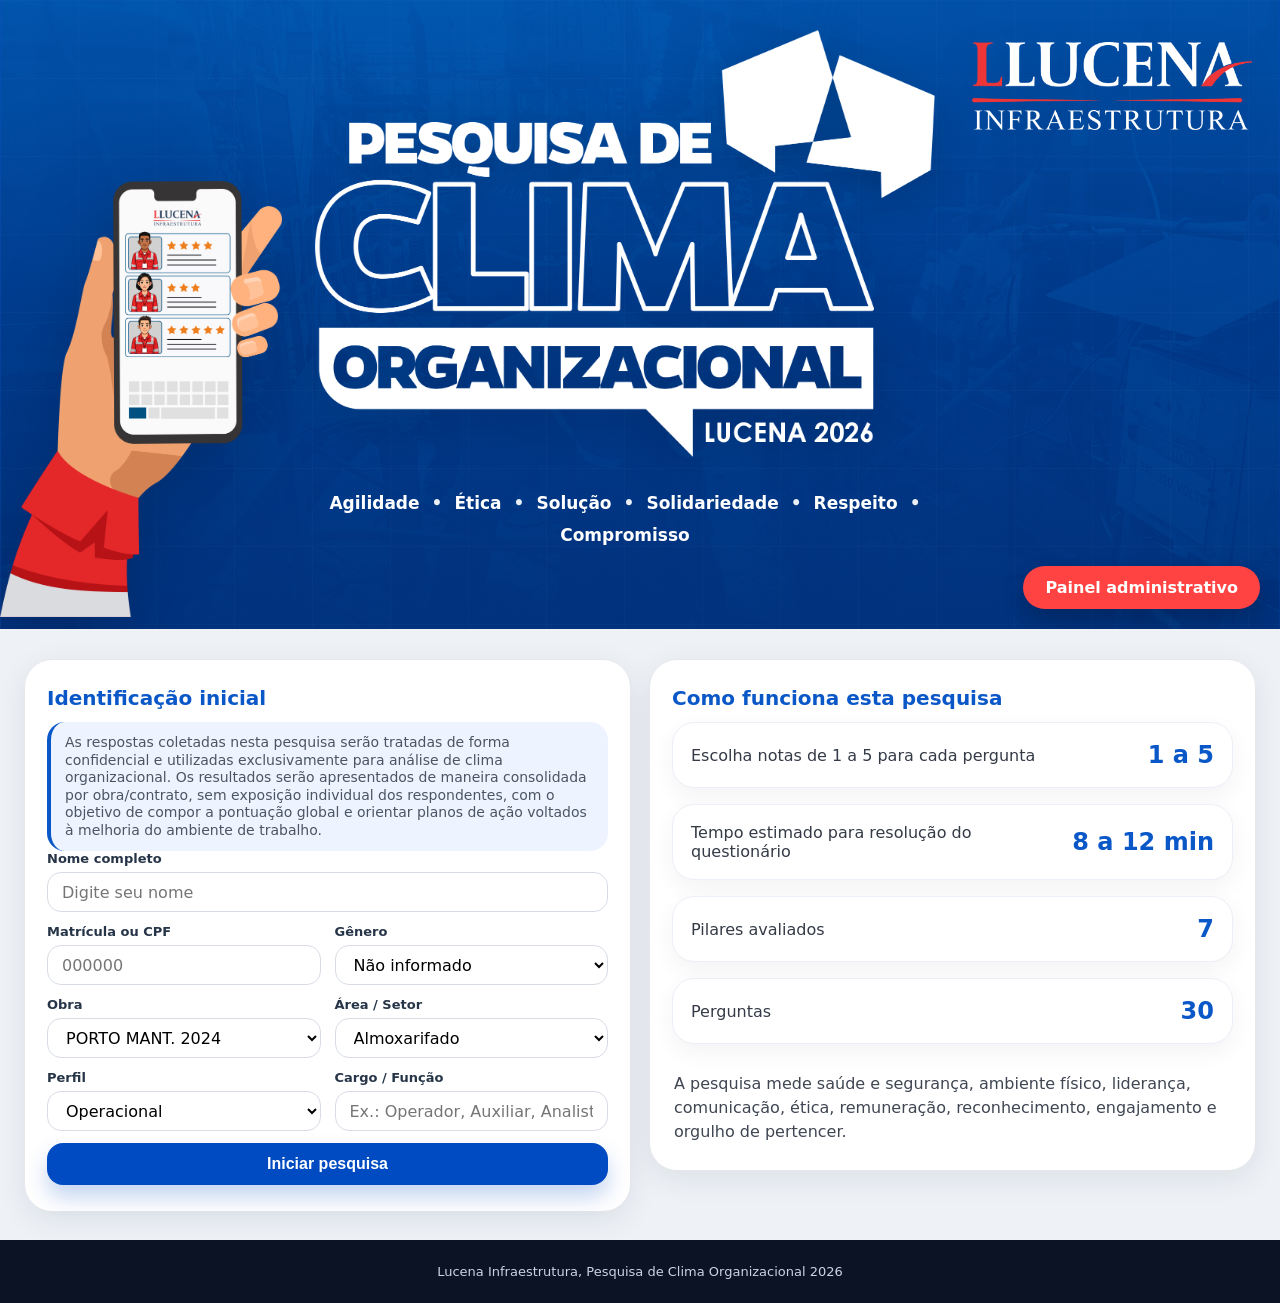
<file: index.html>
<!DOCTYPE html>
<html lang="pt-BR">
<head>
  <meta charset="utf-8">
  <meta name="viewport" content="width=device-width, initial-scale=1">
  <title>Pesquisa de Clima Organizacional | Lucena</title>
  <link rel="stylesheet" href="style.css">
</head>
<body data-page="index">
  <div class="app-shell home-page-shell">
    <header class="landing-hero">
      <div class="landing-hero__bg"></div>
      <div class="landing-hero__grid"></div>
      <div class="landing-hero__content">
        <div class="landing-side landing-side--left">
          <img src="assets/hand-phone.png" alt="Ilustração celular pesquisa" class="landing-phone">
        </div>

        <div class="landing-center">
          <img src="assets/logo-clima.png" alt="Pesquisa de Clima Organizacional" class="landing-clima-logo">
          <div class="landing-values">
            <span>Agilidade</span>
            <span>Ética</span>
            <span>Solução</span>
            <span>Solidariedade</span>
            <span>Respeito</span>
            <span>Compromisso</span>
          </div>
        </div>

        <div class="landing-side landing-side--right">
          <img src="assets/logo-lucena.png" alt="Lucena Infraestrutura" class="landing-brand-logo">
        </div>
      </div>

      <a class="landing-admin-btn" href="admin.html">Painel administrativo</a>
    </header>

    <main class="home-main wrap" id="formulario">
      <div class="grid grid-2 home-cards-grid">
        <section class="card home-card">
          <div class="section-title home-title-row">
            <h2>Identificação inicial</h2>
          </div>

          <div class="notice home-notice">
            As respostas coletadas nesta pesquisa serão tratadas de forma confidencial e utilizadas exclusivamente para análise de clima organizacional. Os resultados serão apresentados de maneira consolidada por obra/contrato, sem exposição individual dos respondentes, com o objetivo de compor a pontuação global e orientar planos de ação voltados à melhoria do ambiente de trabalho.
          </div>

          <form id="loginForm" class="form home-form">
            <div class="field">
              <label>Nome completo</label>
              <input name="name" required placeholder="Digite seu nome">
            </div>

            <div class="grid grid-2 compact-grid">
              <div class="field">
                <label>Matrícula ou CPF</label>
                <input name="registration" required placeholder="000000">
              </div>
              <div class="field">
                <label>Gênero</label>
                <select name="gender">
                  <option>Não informado</option>
                  <option>Feminino</option>
                  <option>Masculino</option>
                  <option>Outro</option>
                </select>
              </div>
            </div>

            <div class="grid grid-2 compact-grid">
              <div class="field">
                <label>Obra</label>
                <select name="unit" id="units" required></select>
              </div>
              <div class="field">
                <label>Área / Setor</label>
                <select name="area" id="area" required></select>
              </div>
            </div>

            <div class="grid grid-2 compact-grid">
              <div class="field">
                <label>Perfil</label>
                <select name="profile" id="profile" required></select>
              </div>
              <div class="field">
                <label>Cargo / Função</label>
                <input name="role" required placeholder="Ex.: Operador, Auxiliar, Analista, Encarregado">
              </div>
            </div>

            <button class="btn home-submit-btn">Iniciar pesquisa</button>
          </form>
        </section>

        <section class="card home-card home-info-card">
          <div class="section-title home-title-row">
            <h2>Como funciona esta pesquisa</h2>
          </div>

          <div class="home-info-stack">
            <div class="info-kpi-row">
              <span>Escolha notas de 1 a 5 para cada pergunta</span>
              <strong>1 a 5</strong>
            </div>
            <div class="info-kpi-row">
              <span>Tempo estimado para resolução do questionário</span>
              <strong>8 a 12 min</strong>
            </div>
            <div class="info-kpi-row">
              <span>Pilares avaliados</span>
              <strong>7</strong>
            </div>
            <div class="info-kpi-row">
              <span>Perguntas</span>
              <strong>30</strong>
            </div>
          </div>

          <p class="home-info-text">
            A pesquisa mede saúde e segurança, ambiente físico, liderança, comunicação, ética, remuneração, reconhecimento, engajamento e orgulho de pertencer.
          </p>
        </section>
      </div>
    </main>

    <footer class="footer">Lucena Infraestrutura, Pesquisa de Clima Organizacional 2026</footer>
  </div>

  <script src="app.js"></script>
</body>
</html>
</file>
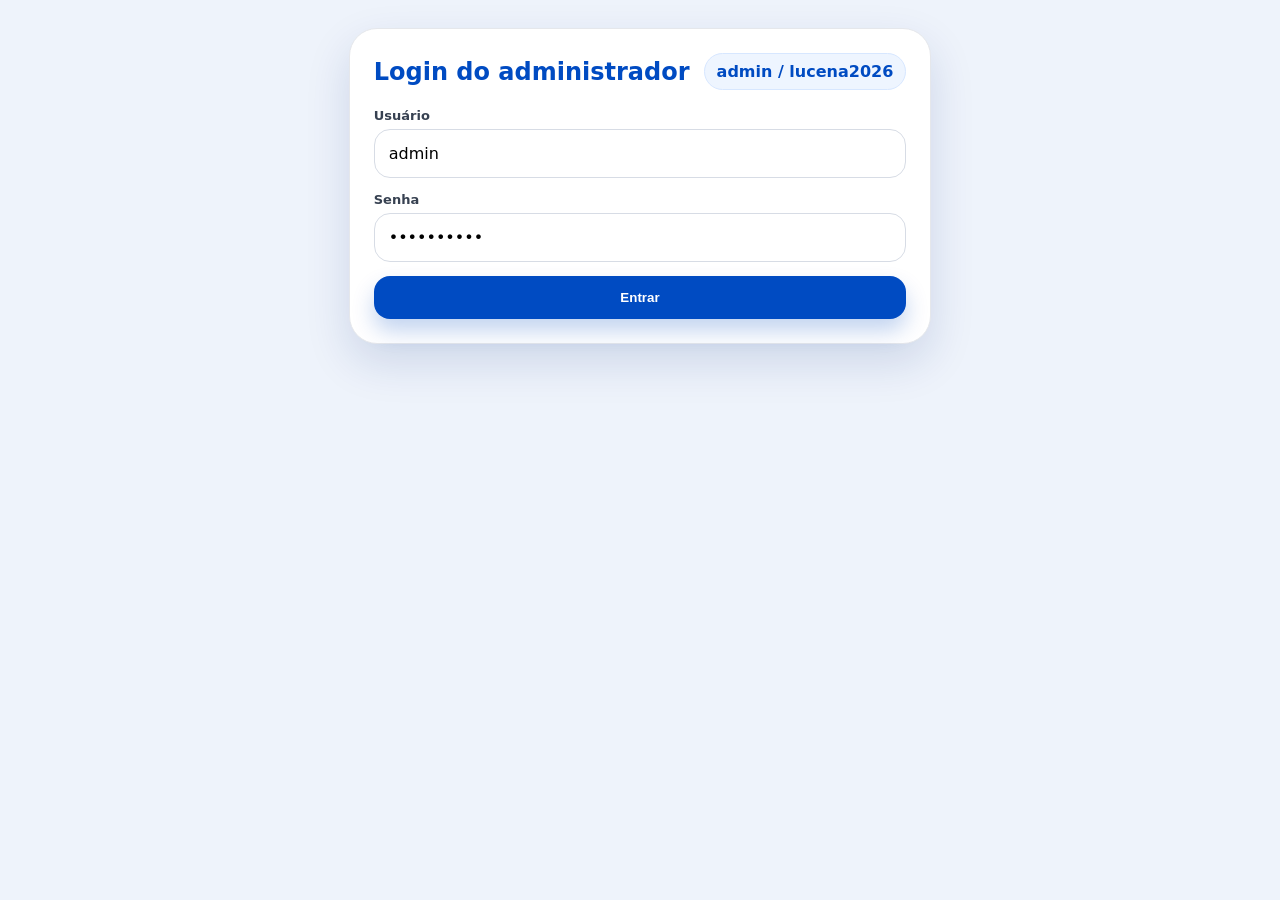
<file: admin.html>
<!DOCTYPE html><html lang="pt-BR"><head><meta charset="utf-8"><meta name="viewport" content="width=device-width, initial-scale=1"><title>Admin | Pesquisa de Clima Luncena</title><link rel="stylesheet" href="style.css"></head><body data-page="admin" class="admin-body"><div class="app-shell"><main class="wrap admin-wrap"><section class="card" id="loginCard"><div class="section-title"><h2>Login do administrador</h2><span class="pill">admin / lucena2026</span></div><form id="adminLogin" class="form"><div class="field"><label>Usuário</label><input name="user" required value="admin"></div><div class="field"><label>Senha</label><input name="pass" type="password" required value="lucena2026"></div><button class="btn">Entrar</button></form></section><section id="adminPanel" class="hidden admin-dashboard modelo-explicito"><div class="admin-topline"><div><h2>Painel administrativo</h2><p>Cadastre obras, acompanhe adesão e valide os resultados consolidados da pesquisa de clima.</p></div><div class="btn-row"><button class="btn" id="exportJson">Exportar pesquisa</button><button class="btn red" id="resetAll">Restaurar base limpa</button></div></div><div class="admin-choice-tabs"><button class="choice-tab active" data-admin-tab="works">1. Cadastrar obras</button><button class="choice-tab" data-admin-tab="dashboard">2. Dashboard</button></div><section id="worksAdminSection" class="admin-tab-section"><div class="card"><div class="section-title"><div><h3>Cadastro de obras</h3><span class="small-note">Cadastre o nome da obra, estado, tipo e total previsto de respondentes para cálculo de adesão.</span></div><span class="pill" id="worksTotalPill">0 respondentes previstos</span></div><form id="workForm" class="form"><input type="hidden" name="id" id="workId"><div class="grid grid-5"><div class="field"><label>Código</label><input name="code" placeholder="Ex.: 2221"></div><div class="field"><label>Nome da obra</label><input name="name" required placeholder="Ex.: ADUTORA"></div><div class="field"><label>Estado</label><select name="state" required><option>MA</option><option>PA</option><option>TO</option><option>GO</option><option>MT</option><option>Outro</option></select></div><div class="field"><label>Tipo</label><select name="type" required><option>Privada</option><option>Pública</option></select></div><div class="field"><label>Total de respondentes</label><input name="expectedRespondents" type="number" min="0" step="1" required placeholder="0"></div></div><div class="btn-row"><button class="btn" id="saveWorkBtn">Salvar obra</button><button class="btn alt" type="button" id="clearWorkForm">Limpar formulário</button></div></form></div><div class="card" id="worksTableCard"></div></section><section id="dashboardAdminSection" class="admin-tab-section hidden"><div id="adminFiltersBox" class="card admin-filter-box"><div class="grid grid-5"><div class="field"><label>Unidade</label><select id="adminUnitFilter"></select></div><div class="field"><label>Área / setor</label><select id="adminAreaFilter"></select></div><div class="field"><label>Perfil</label><select id="adminProfileFilter"></select></div><div class="field"><label>Gênero</label><select id="adminGenderFilter"></select></div><div class="field"><label>Buscar respondente</label><input id="adminSearch" placeholder="Nome, CPF, função ou setor"></div></div></div><div class="grid grid-5" id="adminKpis"></div><section class="admin-section"><h3>Média das notas gerais por perfil</h3><div id="adminProfiles" class="grid grid-4"></div></section><div class="admin-main-grid"><div class="card" id="rankingCard"></div><div class="card" id="pillarCard"></div></div><div class="card admin-executive-card" id="adminExecutiveInsights"></div><div class="grid grid-2"><div class="card summary-card strength" id="strengthCard"></div><div class="card summary-card attention" id="attentionCard"></div></div><div class="card" id="adminCommentConsolidation"></div><div class="card" id="respondentsCard"></div></section></section></main></div><script src="app.js"></script></body></html>
</file>
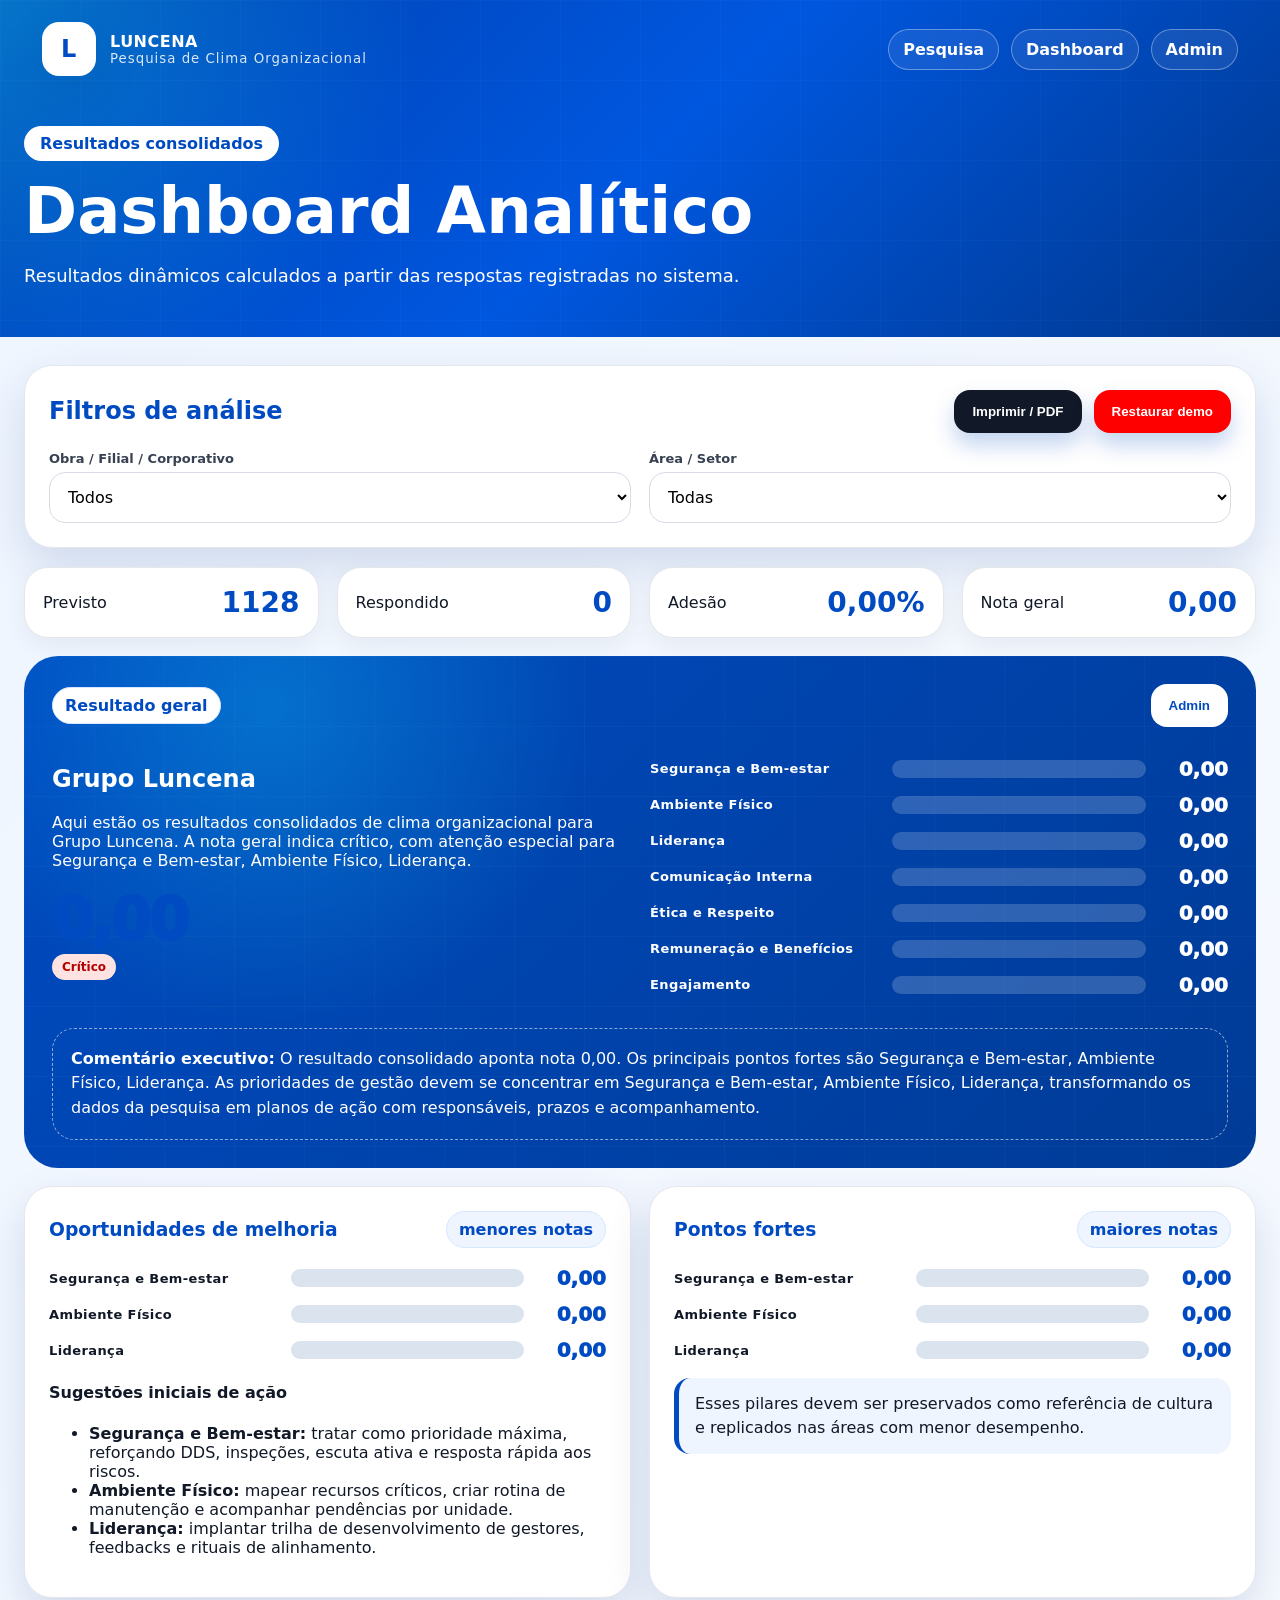
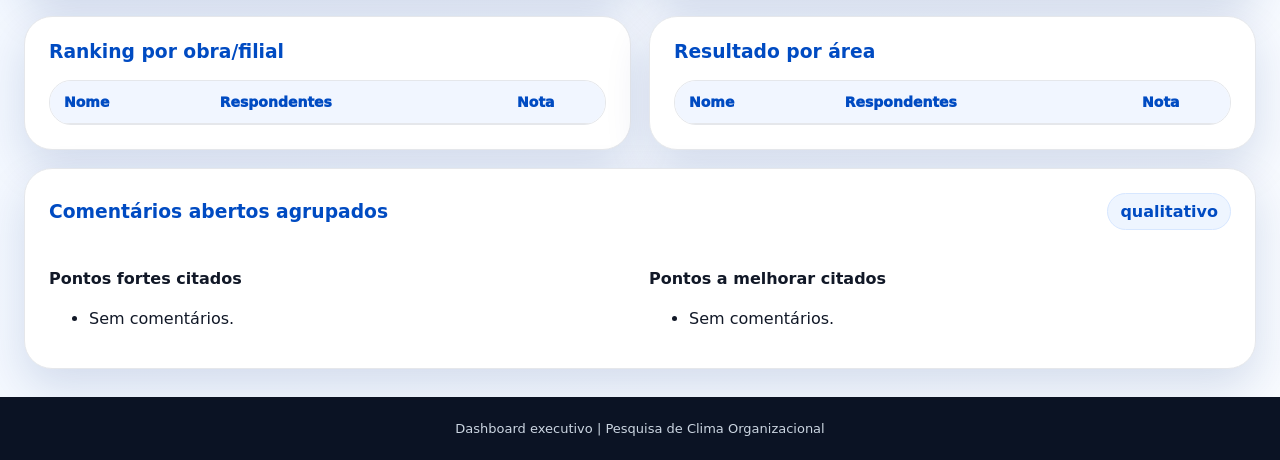
<file: dashboard.html>
<!DOCTYPE html><html lang="pt-BR"><head><meta charset="utf-8"><meta name="viewport" content="width=device-width, initial-scale=1"><title>Dashboard | Pesquisa de Clima Luncena</title><link rel="stylesheet" href="style.css"></head><body data-page="dashboard"><div class="app-shell"><header class="hero"><div id="topbar" class="topbar"></div><div class="wrap"><span class="eyebrow">Resultados consolidados</span><h1>Dashboard Analítico</h1><p>Resultados dinâmicos calculados a partir das respostas registradas no sistema.</p></div></header><main class="wrap"><section class="card no-print"><div class="section-title"><h2>Filtros de análise</h2><div class="btn-row"><button class="btn alt" id="printBtn">Imprimir / PDF</button><button class="btn red" id="resetDemo">Restaurar demo</button></div></div><div class="grid grid-2"><div class="field"><label>Obra / Filial / Corporativo</label><select id="unitFilter"></select></div><div class="field"><label>Área / Setor</label><select id="areaFilter"></select></div></div></section><br><section id="dashboardRoot" class="grid"></section></main><footer class="footer">Dashboard executivo | Pesquisa de Clima Organizacional</footer></div><script src="app.js"></script></body></html>
</file>
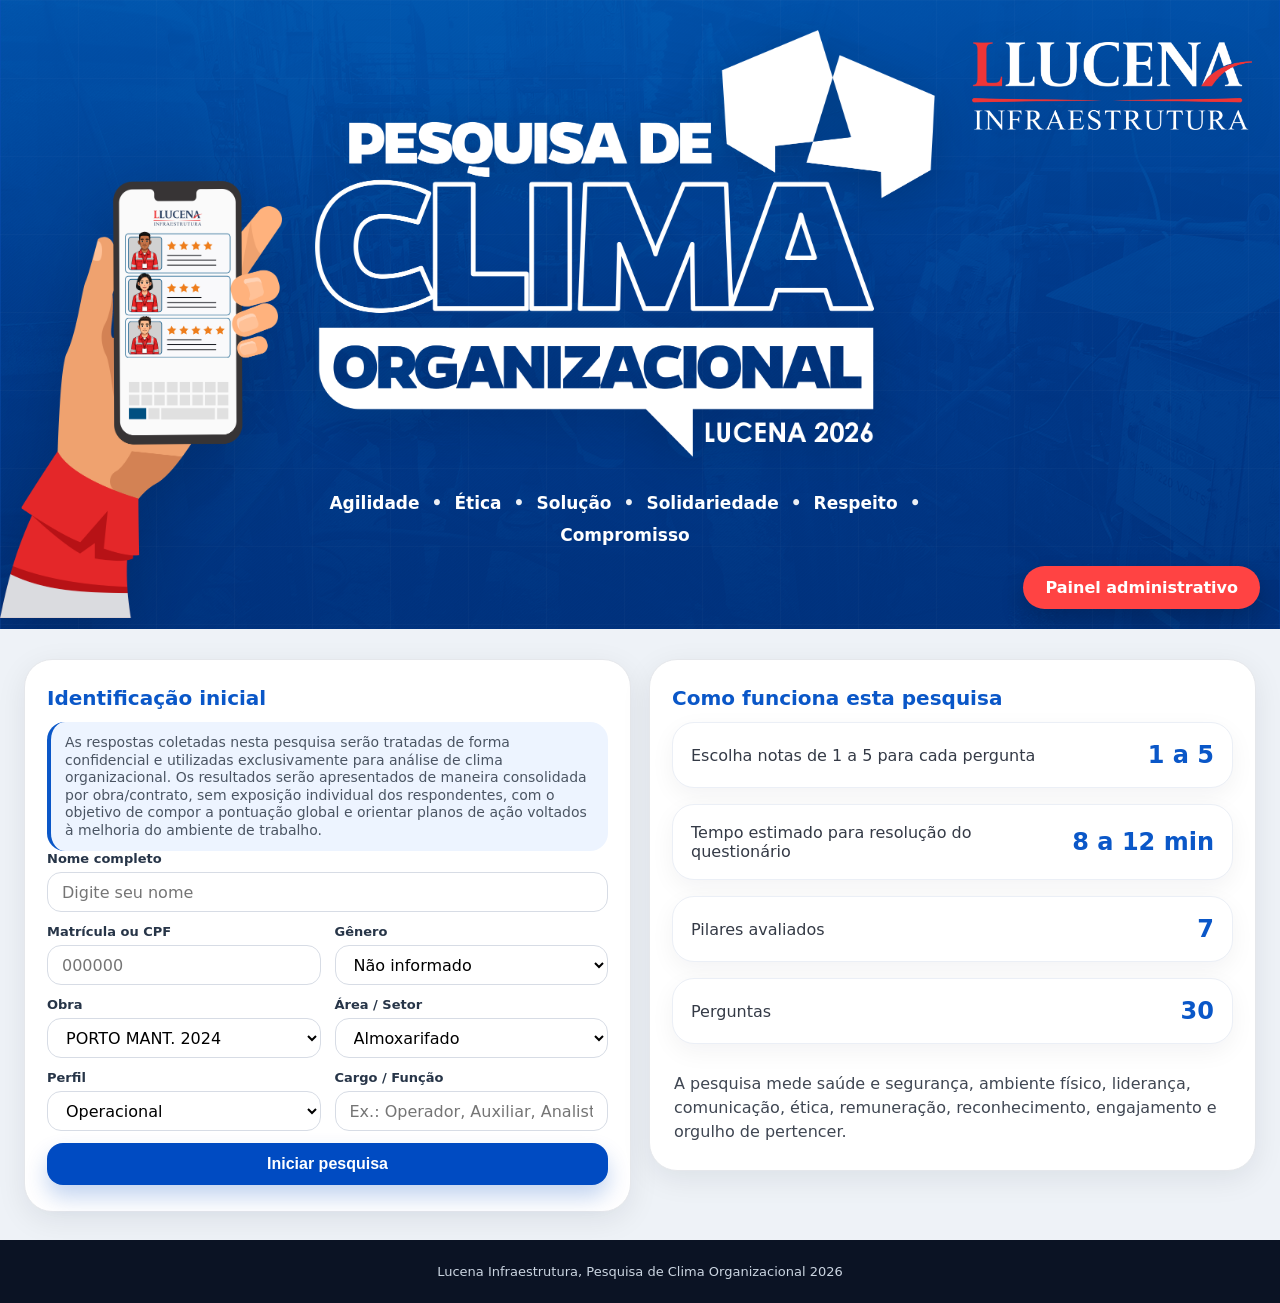
<file: survey.html>
<!DOCTYPE html><html lang="pt-BR"><head><meta charset="utf-8"><meta name="viewport" content="width=device-width, initial-scale=1"><title>Responder Pesquisa | Luncena</title><link rel="stylesheet" href="style.css"></head><body data-page="survey"><div class="app-shell"><header class="hero"><div id="topbar" class="topbar"></div><div class="wrap"><span class="eyebrow">Questionário</span><h1>Pesquisa de Clima</h1><p id="userHello"></p></div></header><main class="wrap"><div class="survey-layout"><aside class="card progress-card"><h3>Progresso</h3><div class="progressbar"><span id="progressFill"></span></div><div id="stepList" class="step-list"></div></aside><section id="surveyContent"></section></div></main><footer class="footer">Luncena | Escuta com responsabilidade e compromisso</footer></div><script src="app.js"></script></body></html>
</file>
<file: style.css>
:root{
  --blue:#004BC2; --blue2:#006BFF; --cyan:#10D9FF; --red:#FF0000; --orange:#FFB020; --green:#00E676; --bg:#F3F4F6; --ink:#111827; --muted:#6B7280; --card:#ffffff; --line:#E5E7EB;
  --shadow:0 18px 45px rgba(0,45,120,.14);
}
*{box-sizing:border-box} body{margin:0;font-family:Inter,system-ui,-apple-system,Segoe UI,Roboto,Arial,sans-serif;background:linear-gradient(135deg,#eef5ff,#f8fbff);color:var(--ink)}
a{color:inherit;text-decoration:none}.hidden{display:none!important}.app-shell{min-height:100vh;display:flex;flex-direction:column}.hero{background:radial-gradient(circle at top left,rgba(16,217,255,.35),transparent 32%),linear-gradient(135deg,#003eac 0%,#0057df 50%,#00378d 100%);color:white;position:relative;overflow:hidden}.hero:before{content:"";position:absolute;inset:0;background-image:linear-gradient(rgba(255,255,255,.07) 1px,transparent 1px),linear-gradient(90deg,rgba(255,255,255,.07) 1px,transparent 1px);background-size:80px 80px;opacity:.35}.topbar{position:relative;z-index:1;display:flex;align-items:center;justify-content:space-between;padding:22px 42px}.brand{display:flex;align-items:center;gap:14px;font-weight:800;letter-spacing:.5px}.logo-mark{width:54px;height:54px;border-radius:17px;background:#fff;color:var(--blue);display:grid;place-items:center;font-weight:900;font-size:24px;box-shadow:var(--shadow)}.brand small{display:block;font-weight:500;opacity:.85;letter-spacing:1px}.nav{display:flex;gap:12px;flex-wrap:wrap}.nav a,.ghost-btn{border:1px solid rgba(255,255,255,.35);padding:10px 14px;border-radius:999px;color:white;background:rgba(255,255,255,.08);backdrop-filter:blur(6px);font-weight:700}.hero-content{position:relative;z-index:1;max-width:1180px;margin:0 auto;padding:36px 24px 64px;display:grid;grid-template-columns:1.05fr .95fr;gap:36px;align-items:center}.eyebrow{display:inline-flex;background:white;color:var(--blue);padding:8px 16px;border-radius:999px;font-weight:800;margin-bottom:18px}.hero h1{font-size:clamp(34px,5vw,68px);line-height:1;margin:0 0 18px}.hero p{font-size:18px;line-height:1.65;max-width:760px}.hero-card{background:rgba(255,255,255,.12);border:1px solid rgba(255,255,255,.25);border-radius:32px;padding:24px;box-shadow:var(--shadow);backdrop-filter:blur(8px)}.metric-grid{display:grid;grid-template-columns:repeat(2,1fr);gap:12px}.metric{background:white;color:var(--ink);border-radius:22px;padding:18px}.metric b{font-size:28px;color:var(--blue)}.metric span{display:block;color:var(--muted);font-size:13px;margin-top:4px}.wrap{max-width:1280px;margin:0 auto;padding:28px 24px}.card{background:var(--card);border:1px solid var(--line);border-radius:28px;padding:24px;box-shadow:var(--shadow)}.grid{display:grid;gap:18px}.grid-2{grid-template-columns:repeat(2,minmax(0,1fr))}.grid-3{grid-template-columns:repeat(3,minmax(0,1fr))}.grid-4{grid-template-columns:repeat(4,minmax(0,1fr))}.section-title{display:flex;align-items:center;justify-content:space-between;gap:14px;margin-bottom:18px}.section-title h2,.section-title h3{margin:0;color:var(--blue)}.pill{display:inline-flex;align-items:center;gap:8px;background:#eef5ff;color:var(--blue);border:1px solid #d7e7ff;border-radius:999px;padding:8px 12px;font-weight:800}.form{display:grid;gap:14px}.field label{display:block;font-weight:800;font-size:13px;color:#374151;margin:0 0 6px}.field input,.field select,.field textarea{width:100%;border:1px solid #d7dce5;background:#fff;border-radius:16px;padding:14px 14px;font:inherit;outline:none}.field input:focus,.field select:focus,.field textarea:focus{border-color:var(--blue);box-shadow:0 0 0 4px rgba(0,75,194,.12)}.btn{border:0;background:var(--blue);color:#fff;font-weight:900;border-radius:16px;padding:14px 18px;cursor:pointer;box-shadow:0 12px 22px rgba(0,75,194,.24);transition:.2s}.btn:hover{transform:translateY(-1px);background:#003b9a}.btn.alt{background:#111827}.btn.light{background:white;color:var(--blue);box-shadow:none}.btn.red{background:var(--red)}.btn-row{display:flex;gap:12px;flex-wrap:wrap;align-items:center}.notice{border-left:5px solid var(--blue);background:#eef5ff;padding:14px 16px;border-radius:16px;line-height:1.5}.survey-layout{display:grid;grid-template-columns:320px 1fr;gap:22px}.progress-card{position:sticky;top:18px;align-self:start}.progressbar{height:12px;border-radius:999px;background:#dfe8f7;overflow:hidden}.progressbar span{display:block;height:100%;background:linear-gradient(90deg,var(--cyan),var(--blue));width:0%}.step-list{display:grid;gap:8px;margin-top:16px}.step-item{padding:10px 12px;border-radius:14px;background:#f7f9fc;color:#6b7280;font-weight:700;font-size:13px}.step-item.active{background:var(--blue);color:white}.question{border:1px solid var(--line);border-radius:22px;padding:18px;background:#fff;margin-bottom:14px}.question h4{margin:0 0 14px;line-height:1.45}.scale{display:grid;grid-template-columns:repeat(5,1fr);gap:8px}.scale label{cursor:pointer;text-align:center;border:1px solid #d9e0eb;border-radius:16px;padding:12px 6px;background:#f9fafb;font-weight:900;color:#4b5563}.scale input{display:none}.scale label:has(input:checked){background:var(--blue);color:white;border-color:var(--blue);box-shadow:0 8px 18px rgba(0,75,194,.2)}.score-big{font-size:58px;color:var(--blue);font-weight:950;letter-spacing:-2px}.kpi{display:flex;justify-content:space-between;gap:10px;align-items:center;background:#fff;border:1px solid var(--line);border-radius:24px;padding:18px;box-shadow:0 8px 26px rgba(15,23,42,.06)}.kpi strong{font-size:28px;color:var(--blue)}.bar-row{display:grid;grid-template-columns:230px 1fr 70px;align-items:center;gap:12px;margin:12px 0}.bar-label{font-weight:900;font-size:13px;letter-spacing:.4px}.bar-track{height:18px;border-radius:999px;background:#dbe3ef;overflow:hidden}.bar-fill{height:100%;border-radius:999px;background:var(--cyan);width:0%}.bar-fill.good{background:linear-gradient(90deg,var(--cyan),#00c6ff)}.bar-fill.ok{background:linear-gradient(90deg,#6ee7b7,var(--green))}.bar-fill.attention{background:linear-gradient(90deg,#ffd166,var(--orange))}.bar-fill.critical{background:linear-gradient(90deg,#ff5b5b,var(--red))}.bar-score{text-align:right;font-weight:950;color:var(--blue);font-size:20px}.table-wrap{overflow:auto;border:1px solid var(--line);border-radius:22px;background:#fff}table{width:100%;border-collapse:collapse;min-width:760px}th,td{padding:13px 14px;border-bottom:1px solid var(--line);text-align:left;font-size:14px}th{background:#f1f6ff;color:var(--blue);font-weight:950}tr:hover td{background:#fafcff}.tag{font-weight:900;border-radius:999px;padding:6px 10px;display:inline-block;font-size:12px}.tag.good{background:#dffbf0;color:#057a4c}.tag.ok{background:#e7f0ff;color:#004BC2}.tag.attention{background:#fff4db;color:#9a5a00}.tag.critical{background:#ffe2e2;color:#b40000}.report-blue{background:radial-gradient(circle at 20% 10%,rgba(16,217,255,.28),transparent 30%),linear-gradient(135deg,#004BC2,#003b96);color:white;border-radius:34px;padding:28px;position:relative;overflow:hidden}.report-blue:before{content:"";position:absolute;inset:0;background-image:linear-gradient(rgba(255,255,255,.08) 1px,transparent 1px),linear-gradient(90deg,rgba(255,255,255,.08) 1px,transparent 1px);background-size:70px 70px;opacity:.35}.report-blue>*{position:relative}.report-blue .bar-track{background:rgba(255,255,255,.18)}.report-blue .bar-score{color:white}.report-blue .pill{background:white;color:var(--blue)}.split{display:grid;grid-template-columns:1fr 1fr;gap:20px}.insight-box{border:1px dashed rgba(255,255,255,.55);border-radius:22px;padding:18px;line-height:1.55}.admin-modal{position:fixed;inset:0;background:rgba(0,0,0,.5);display:grid;place-items:center;z-index:20;padding:24px}.modal-card{background:white;border-radius:28px;max-width:820px;width:100%;max-height:88vh;overflow:auto;padding:24px;box-shadow:var(--shadow)}.footer{margin-top:auto;background:#0b1324;color:#cbd5e1;padding:24px;text-align:center;font-size:13px}.toast{position:fixed;right:20px;bottom:20px;background:#111827;color:white;border-radius:16px;padding:14px 18px;box-shadow:var(--shadow);z-index:50}.values-strip{display:grid;grid-template-columns:repeat(6,1fr);background:var(--red);color:white;font-weight:950;text-align:center}.values-strip div{padding:18px;border-right:1px solid rgba(255,255,255,.35)}
@media(max-width:900px){.hero-content,.survey-layout,.split,.grid-2,.grid-3,.grid-4{grid-template-columns:1fr}.topbar{padding:18px;align-items:flex-start;gap:14px;flex-direction:column}.bar-row{grid-template-columns:1fr}.bar-score{text-align:left}.scale{grid-template-columns:1fr}.values-strip{grid-template-columns:repeat(2,1fr)}}
@media print{.topbar,.nav,.btn-row,.footer,.no-print{display:none!important}.hero{background:white!important;color:#111!important}.wrap{max-width:100%;padding:0}.card,.report-blue{box-shadow:none;border:1px solid #ddd}.report-blue{background:white!important;color:#111!important}.bar-score,.score-big{color:#111!important}}


.grid-5{grid-template-columns:repeat(5,minmax(0,1fr))}
.admin-hero{background:linear-gradient(135deg,#eaf1ff 0%,#f6f9ff 100%);color:var(--ink)}
.admin-hero:before{display:none}
.admin-head-wrap{padding-top:0;padding-bottom:12px}
.admin-hero h1{font-size:42px;color:var(--blue);margin-bottom:10px}
.admin-hero p{color:#5b677a;max-width:760px;font-size:16px}
.admin-dashboard{display:grid;gap:18px}
.admin-page-title h2{color:var(--blue);font-size:20px}
.admin-page-title p{margin:6px 0 0;color:#6b7280}
.admin-filter-box{padding:20px 22px}
.admin-section h3,.admin-main-grid h3{margin:0 0 12px;color:var(--blue)}
.admin-main-grid{display:grid;grid-template-columns:1.65fr 1fr;gap:18px}
.profile-card{display:flex;align-items:center;gap:16px;padding:18px 20px;border-radius:20px;border:1px solid var(--line);background:#fff;box-shadow:0 8px 24px rgba(15,23,42,.06)}
.profile-icon{width:54px;height:54px;border-radius:18px;display:grid;place-items:center;background:#eef5ff;color:var(--blue);font-size:26px;font-weight:900}
.profile-metric{display:flex;flex-direction:column;gap:4px}
.profile-metric .profile-tag{display:inline-flex;align-self:flex-start;background:#0b3b8c;color:#fff;border-radius:999px;padding:4px 12px;font-size:12px;font-weight:800;line-height:1}
.profile-metric strong{font-size:20px;color:var(--blue);line-height:1.1}
.profile-metric span{font-size:12px;color:#6b7280}
.admin-kpi{display:flex;flex-direction:column;gap:10px;padding:14px 16px;border-radius:18px;background:#fff;border:1px solid var(--line);box-shadow:0 8px 24px rgba(15,23,42,.05)}
.admin-kpi .kpi-label{font-size:13px;color:#6b7280;font-weight:800}
.admin-kpi .kpi-value{font-size:22px;color:var(--blue);font-weight:900}
.admin-kpi.soft-red{background:#ffe9e9}
.admin-kpi.soft-yellow{background:#fff3cb}
.admin-kpi.soft-red .kpi-value{color:#d62c2c}
.admin-kpi.soft-yellow .kpi-value{color:#c87800}
.admin-card-head{display:flex;justify-content:space-between;gap:12px;align-items:flex-start;margin-bottom:14px}
.info-chip-row{display:flex;gap:10px;flex-wrap:wrap}
.info-chip{background:#e7f0ff;border-radius:12px;padding:8px 12px;min-width:110px}
.info-chip b{display:block;font-size:12px;color:#6b7280;margin-bottom:2px}
.info-chip span{font-size:14px;font-weight:900;color:var(--blue)}
.info-chip.warn{background:#ffe8e8}
.info-chip.goal{background:#e8f0ff}
.adherence-line{display:flex;align-items:center;gap:8px;min-width:115px}
.adherence-line .tiny-track{flex:1;height:8px;background:#dbe3ef;border-radius:999px;overflow:hidden}
.adherence-line .tiny-fill{height:100%;background:linear-gradient(90deg,#ff5b5b,var(--red));border-radius:999px}
.adherence-line .tiny-fill.ok{background:linear-gradient(90deg,#63e6be,#00c853)}
.adherence-line .tiny-fill.attention{background:linear-gradient(90deg,#ffd166,var(--orange))}
.tiny-text{font-weight:900;font-size:12px;color:#d62c2c}
.admin-bar-list{display:grid;gap:12px}
.admin-bar-row{display:grid;grid-template-columns:1.3fr 1fr 64px;align-items:center;gap:12px}
.admin-bar-row .label{font-size:13px;font-weight:900;color:#334155}
.admin-bar-row .value{font-size:14px;font-weight:900;color:var(--blue);text-align:right}
.admin-bar-row .track{height:12px;background:#dbe3ef;border-radius:999px;overflow:hidden}
.admin-bar-row .fill{height:100%;border-radius:999px}
.admin-bar-row .fill.good{background:linear-gradient(90deg,#00d4ff,#00b7ff)}
.admin-bar-row .fill.ok{background:linear-gradient(90deg,#2ecf73,#22c55e)}
.admin-bar-row .fill.attention{background:linear-gradient(90deg,#ffc53d,#f59e0b)}
.admin-bar-row .fill.critical{background:linear-gradient(90deg,#ff5b5b,#ef4444)}
.summary-card{padding:18px 20px}
.summary-card .summary-title{display:inline-flex;align-self:flex-start;border-radius:999px;padding:6px 12px;font-weight:800;font-size:13px;margin-bottom:10px}
.summary-card.strength .summary-title{background:#dffbf0;color:#057a4c}
.summary-card.attention .summary-title{background:#ffe2e2;color:#b40000}
.summary-card ul{margin:10px 0 0 18px;padding:0;line-height:1.7}
.summary-card li{font-weight:700;color:#334155}
.respondent-actions{display:flex;gap:8px;flex-wrap:wrap}
.respondent-actions .btn{padding:10px 14px;border-radius:12px}
.small-note{font-size:12px;color:#6b7280}
@media(max-width:1100px){.grid-5{grid-template-columns:repeat(2,minmax(0,1fr))}.admin-main-grid{grid-template-columns:1fr}}
@media(max-width:900px){.grid-5{grid-template-columns:1fr}.admin-bar-row{grid-template-columns:1fr}.admin-bar-row .value{text-align:left}}


/* ===== Painel administrativo, modelo explícito ===== */
.admin-body{background:#eef3fb;color:#182133}
.admin-wrap{max-width:1240px;padding:28px 38px 54px}
.modelo-explicito{gap:14px}
.admin-topline{display:flex;align-items:flex-start;justify-content:space-between;gap:18px;margin:0 0 26px}
.admin-topline h2{margin:0 0 7px;color:var(--blue);font-size:18px;font-weight:950;letter-spacing:.2px}
.admin-topline p{margin:0;color:#5f6b7b;font-size:14px;line-height:1.4}
.admin-topline .btn{border-radius:12px;padding:14px 18px;min-width:134px;box-shadow:0 10px 22px rgba(0,75,194,.16)}
.admin-topline .btn.red{background:#ff0000;box-shadow:0 10px 22px rgba(255,0,0,.16)}
.modelo-explicito .admin-filter-box{border-radius:24px;padding:56px 20px 16px;margin-bottom:2px;box-shadow:0 8px 26px rgba(15,23,42,.04);border:1px solid #e7ecf4;background:#fff}
.modelo-explicito .admin-filter-box .grid-4{gap:14px}
.modelo-explicito .field label{font-size:11px;margin-bottom:6px;color:#1f2937;font-weight:950}
.modelo-explicito .field select,.modelo-explicito .field input{height:50px;border-radius:16px;border-color:#dfe5ef;background:#fff;padding:0 14px;font-size:14px;box-shadow:none}
.modelo-explicito #adminKpis{gap:16px;margin-top:2px}
.modelo-explicito .admin-kpi{min-height:66px;border-radius:12px;padding:13px 16px;box-shadow:none;border:1px solid #e6ebf2;background:#fff}
.modelo-explicito .admin-kpi .kpi-label{font-size:12px;color:#6b7280;font-weight:950}
.modelo-explicito .admin-kpi .kpi-value{font-size:20px;color:var(--blue);font-weight:950}
.modelo-explicito .admin-kpi.soft-red{background:#ffe7e7;border-color:#ffd7d7}
.modelo-explicito .admin-kpi.soft-red .kpi-value{color:#d12c2c}
.modelo-explicito .admin-kpi.soft-yellow{background:#fff2bd;border-color:#ffe79a}
.modelo-explicito .admin-kpi.soft-yellow .kpi-value{color:#c67800}
.modelo-explicito .admin-section h3{margin:2px 0 10px;color:var(--blue);font-size:18px;font-weight:950;letter-spacing:.2px}
.modelo-explicito .profile-card{min-height:80px;border-radius:18px;padding:16px 22px;box-shadow:0 8px 24px rgba(15,23,42,.04);border:1px solid #e6ebf2;background:#fff}
.modelo-explicito .profile-icon{width:48px;height:48px;border-radius:14px;background:#eef5ff;font-size:23px}
.modelo-explicito .profile-metric .profile-tag{background:#062b69;color:#fff;font-size:11px;padding:4px 11px;min-width:88px;justify-content:center}
.modelo-explicito .profile-metric strong{font-size:19px;color:var(--blue);font-weight:950}
.modelo-explicito .admin-main-grid{margin-top:2px}
@media(max-width:1100px){.admin-wrap{padding:22px}.admin-topline{flex-direction:column}.modelo-explicito #adminKpis,.grid-5{grid-template-columns:repeat(2,minmax(0,1fr))}}
@media(max-width:720px){.modelo-explicito #adminKpis,.grid-5{grid-template-columns:1fr}.admin-topline .btn-row{width:100%}.admin-topline .btn{flex:1}.modelo-explicito .admin-filter-box{padding-top:24px}}

.admin-executive-card{background:linear-gradient(135deg,#004BC2,#003b96);color:white;border:0}
.admin-executive-card h3{color:white;margin:0}
.admin-executive-card .small-note{color:rgba(255,255,255,.78)}
.admin-executive-card .pill{background:white;color:var(--blue);border:0}
.admin-exec-grid{display:grid;grid-template-columns:1.45fr .9fr;gap:18px;align-items:stretch}
.admin-exec-main{border:1px dashed rgba(255,255,255,.45);border-radius:20px;padding:18px 20px;line-height:1.65;font-size:16px;background:rgba(255,255,255,.06)}
.admin-exec-side{background:rgba(255,255,255,.10);border:1px solid rgba(255,255,255,.18);border-radius:20px;padding:18px 20px}
.admin-exec-side ul{margin:10px 0 0 18px;padding:0;line-height:1.7}
.comment-pillar{background:#fff7e6;border-left:5px solid var(--orange);border-radius:16px;padding:14px 16px;margin:12px 0}
.comment-pillar.positive{background:#eefaf5;border-left-color:#22c55e}
.comment-pillar b{color:#0f172a}
.comment-pillar ul{margin:8px 0 0 18px;padding:0;line-height:1.55}
.comment-all-grid{display:grid;grid-template-columns:1fr 1fr;gap:18px;margin-top:20px;border-top:1px solid var(--line);padding-top:18px}
.comment-all-grid h4{margin:0 0 10px;color:var(--blue)}
.comment-all-grid ul{margin:0 0 0 18px;padding:0;line-height:1.65}
.attention-title{background:#ffe2e2!important;color:#b40000!important}
.strength-title{background:#dffbf0!important;color:#057a4c!important}
@media(max-width:900px){.admin-exec-grid,.comment-all-grid{grid-template-columns:1fr}}

/* ===== Cadastro de obras no admin ===== */
.admin-choice-tabs{display:flex;gap:12px;margin:-6px 0 18px;flex-wrap:wrap}
.choice-tab{border:1px solid #d9e4f3;background:#fff;color:#004BC2;border-radius:16px;padding:14px 18px;font-weight:950;cursor:pointer;box-shadow:0 8px 22px rgba(15,23,42,.05)}
.choice-tab.active{background:#004BC2;color:#fff;border-color:#004BC2;box-shadow:0 12px 26px rgba(0,75,194,.22)}
.admin-tab-section{display:grid;gap:18px}
#workForm .grid-5{grid-template-columns:.8fr 1.8fr .7fr .9fr 1fr}
#worksTableCard .btn{padding:8px 12px;border-radius:10px;font-size:12px;box-shadow:none}
.modelo-explicito .btn.red,.btn.red{background:#ff0000;color:#fff}
@media(max-width:1000px){#workForm .grid-5{grid-template-columns:1fr 1fr}.admin-choice-tabs{display:grid;grid-template-columns:1fr 1fr}}
@media(max-width:720px){#workForm .grid-5,.admin-choice-tabs{grid-template-columns:1fr}}


/* ===== Home page, modelo visual pesquisa de clima ===== */
.home-page-shell{background:#eef2f7}
.landing-hero{position:relative;min-height:520px;overflow:hidden;background:#0249b8;color:#fff}
.landing-hero__bg{position:absolute;inset:0;background:url('assets/bg-home.png') center/cover no-repeat;filter:grayscale(.05)}
.landing-hero::after{content:"";position:absolute;inset:0;background:linear-gradient(180deg,rgba(0,78,180,.72),rgba(0,52,133,.82));}
.landing-hero__grid{position:absolute;inset:0;background-image:linear-gradient(rgba(255,255,255,.06) 1px,transparent 1px),linear-gradient(90deg,rgba(255,255,255,.06) 1px,transparent 1px);background-size:78px 78px;opacity:.35;z-index:1}
.landing-hero__content{position:relative;z-index:2;max-width:1440px;min-height:520px;margin:0 auto;padding:30px 28px 84px;display:grid;grid-template-columns:minmax(250px,300px) minmax(460px,1fr) minmax(250px,340px);grid-template-areas:'left center right';align-items:center;column-gap:28px}
.landing-side{display:flex;align-items:center;justify-content:center}
.landing-side--left{grid-area:left;align-self:stretch;justify-content:flex-start;align-items:flex-end;position:relative;overflow:visible}
.landing-side--right{grid-area:right;align-self:start;justify-content:flex-end;padding-top:12px}
.landing-center{grid-area:center;display:flex;flex-direction:column;align-items:center;justify-content:center;text-align:center;gap:10px;min-width:0}
.landing-phone{position:absolute;left:-34px;bottom:-78px;width:clamp(245px,24vw,345px);height:auto;display:block;transform-origin:left bottom;filter:drop-shadow(0 18px 40px rgba(0,0,0,.18));animation:handSway 8s ease-in-out infinite}
.landing-clima-logo{width:min(720px,100%);display:block;margin:0 auto 26px;filter:drop-shadow(0 10px 22px rgba(0,0,0,.18))}
.landing-brand-logo{width:min(320px,100%);height:auto;display:block;filter:drop-shadow(0 10px 20px rgba(0,0,0,.12))}
.landing-values{display:flex;flex-wrap:wrap;justify-content:center;gap:12px;color:#fff;font-size:18px;font-weight:800;line-height:1.2;max-width:900px}
.landing-values span{position:relative;display:inline-flex;align-items:center}
.landing-values span:not(:last-child)::after{content:'•';margin-left:12px;color:rgba(255,255,255,.92)}
.landing-admin-btn{position:absolute;right:20px;bottom:20px;z-index:3;display:inline-flex;align-items:center;justify-content:center;background:#ff4343;color:#fff;border-radius:999px;padding:12px 22px;font-weight:900;box-shadow:0 12px 24px rgba(0,0,0,.2)}
@keyframes handSway{0%,100%{transform:translateX(0) translateY(0) rotate(0deg)}50%{transform:translateX(8px) translateY(-3px) rotate(1deg)}}
@media (prefers-reduced-motion: reduce){.landing-phone{animation:none}}
.home-main{margin-top:8px;padding-top:22px;padding-bottom:28px}
.home-cards-grid{align-items:start}
.home-card{border-radius:28px;padding:26px 22px;background:#fff;box-shadow:0 8px 30px rgba(15,23,42,.08)}
.home-title-row{margin-bottom:12px}.home-title-row h2{font-size:20px;color:#0a57c8}
.home-notice{font-size:14px;line-height:1.25;padding:12px 14px;border-radius:18px;background:#edf4ff;border-left:4px solid #0a57c8;color:#4b5563}
.home-form{gap:12px}.home-form .field label{font-size:13px;color:#273548}.home-form .field input,.home-form .field select{height:40px;padding:9px 14px;border-radius:14px}
.compact-grid{gap:14px}
.home-submit-btn{width:100%;border-radius:16px;padding:12px 18px;font-size:16px}
.home-info-stack{display:grid;gap:16px;margin-top:8px}
.info-kpi-row{display:flex;justify-content:space-between;align-items:center;gap:16px;background:#fff;border:1px solid #ebeff6;border-radius:22px;padding:18px 18px;box-shadow:0 8px 24px rgba(15,23,42,.05)}
.info-kpi-row span{font-size:16px;color:#343a46}
.info-kpi-row strong{font-size:24px;color:#0a57c8;white-space:nowrap}
.home-info-text{margin:28px 2px 0;color:#3f4652;font-size:16px;line-height:1.5}
@media(max-width:1280px){
  .landing-hero__content{grid-template-columns:minmax(220px,260px) minmax(390px,1fr) minmax(220px,290px);column-gap:20px}
  .landing-phone{left:-28px;bottom:-72px;width:clamp(225px,22vw,300px)}
  .landing-clima-logo{width:min(620px,100%)}
  .landing-brand-logo{width:min(280px,100%)}
  .landing-values{font-size:17px}
}
@media(max-width:1080px){
  .landing-hero__content{min-height:460px;grid-template-columns:220px minmax(320px,1fr) 210px;padding:24px 22px 80px}
  .landing-phone{left:-24px;bottom:-68px;width:275px}
  .landing-clima-logo{width:min(520px,100%);margin-bottom:20px}
  .landing-brand-logo{width:min(220px,100%)}
  .landing-values{font-size:15px;gap:8px}
  .landing-values span:not(:last-child)::after{margin-left:8px}
}
@media(max-width:900px){
  .landing-hero{min-height:auto}
  .landing-hero__content{display:block;min-height:400px;padding:18px 16px 88px;position:relative}
  .landing-side--left{position:absolute;left:0;bottom:0;width:170px;height:100%;min-height:0;display:flex;justify-content:flex-start;align-items:flex-end;z-index:1;pointer-events:none}
  .landing-side--right{position:relative;z-index:2;display:flex;justify-content:flex-end;padding:0 0 8px 116px}
  .landing-center{position:relative;z-index:2;padding:6px 0 0 116px;align-items:center;text-align:center}
  .landing-phone{left:-52px;bottom:-16px;width:220px;animation:none}
  .landing-brand-logo{max-width:220px;width:100%}
  .landing-clima-logo{max-width:430px;width:100%;margin-bottom:14px}
  .landing-values{font-size:14px;gap:8px;padding:0 8px}
  .home-cards-grid{grid-template-columns:1fr}
}
@media(max-width:640px){
  .landing-hero__content{display:block;min-height:auto;padding:18px 12px 92px;text-align:center}
  .landing-side--left{display:none}
  .landing-side--right{display:flex;justify-content:center;padding:0;margin:0 0 10px}
  .landing-center{padding-left:0;align-items:center;text-align:center}
  .landing-brand-logo{max-width:190px;margin:0 auto}
  .landing-clima-logo{max-width:320px;margin:0 auto 10px}
  .landing-values{font-size:12px;gap:6px;line-height:1.45;justify-content:center;padding:0 4px}
  .landing-values span:not(:last-child)::after{margin-left:6px}
  .landing-admin-btn{left:12px;right:12px;bottom:12px;text-align:center;padding:12px 18px}
  .info-kpi-row{padding:14px 16px;align-items:flex-start;flex-direction:column;border-radius:18px}
  .info-kpi-row span{font-size:14px}
  .info-kpi-row strong{font-size:20px}
}
@media(max-width:430px){
  .landing-hero__content{padding:16px 10px 88px}
  .landing-brand-logo{max-width:170px}
  .landing-clima-logo{max-width:285px}
  .landing-values{font-size:11px}
}

/* ===== Survey mobile refinement ===== */
body[data-page="survey"] .wrap{position:relative}
@media(max-width:900px){
  body[data-page="survey"] .app-shell{padding-bottom:88px}
  body[data-page="survey"] .survey-layout{grid-template-columns:1fr;gap:16px}
  body[data-page="survey"] .progress-card{position:fixed;left:12px;right:12px;bottom:12px;top:auto;display:flex;align-items:center;gap:12px;padding:12px 14px;border-radius:18px;z-index:30;box-shadow:0 12px 28px rgba(0,0,0,.14);background:rgba(255,255,255,.96);backdrop-filter:blur(8px)}
  body[data-page="survey"] .progress-card h3{margin:0;font-size:12px;min-width:62px;color:var(--blue)}
  body[data-page="survey"] .progressbar{flex:1;height:8px}
  body[data-page="survey"] .step-list{display:none}
}
@media(max-width:640px){
  body[data-page="survey"] .hero .wrap{padding-top:18px;padding-bottom:18px}
  body[data-page="survey"] .hero h1{font-size:32px;margin-bottom:8px}
  body[data-page="survey"] .hero p{font-size:14px;line-height:1.45}
  body[data-page="survey"] .question{padding:14px}
  body[data-page="survey"] .question h4{font-size:16px}
}
</file>
